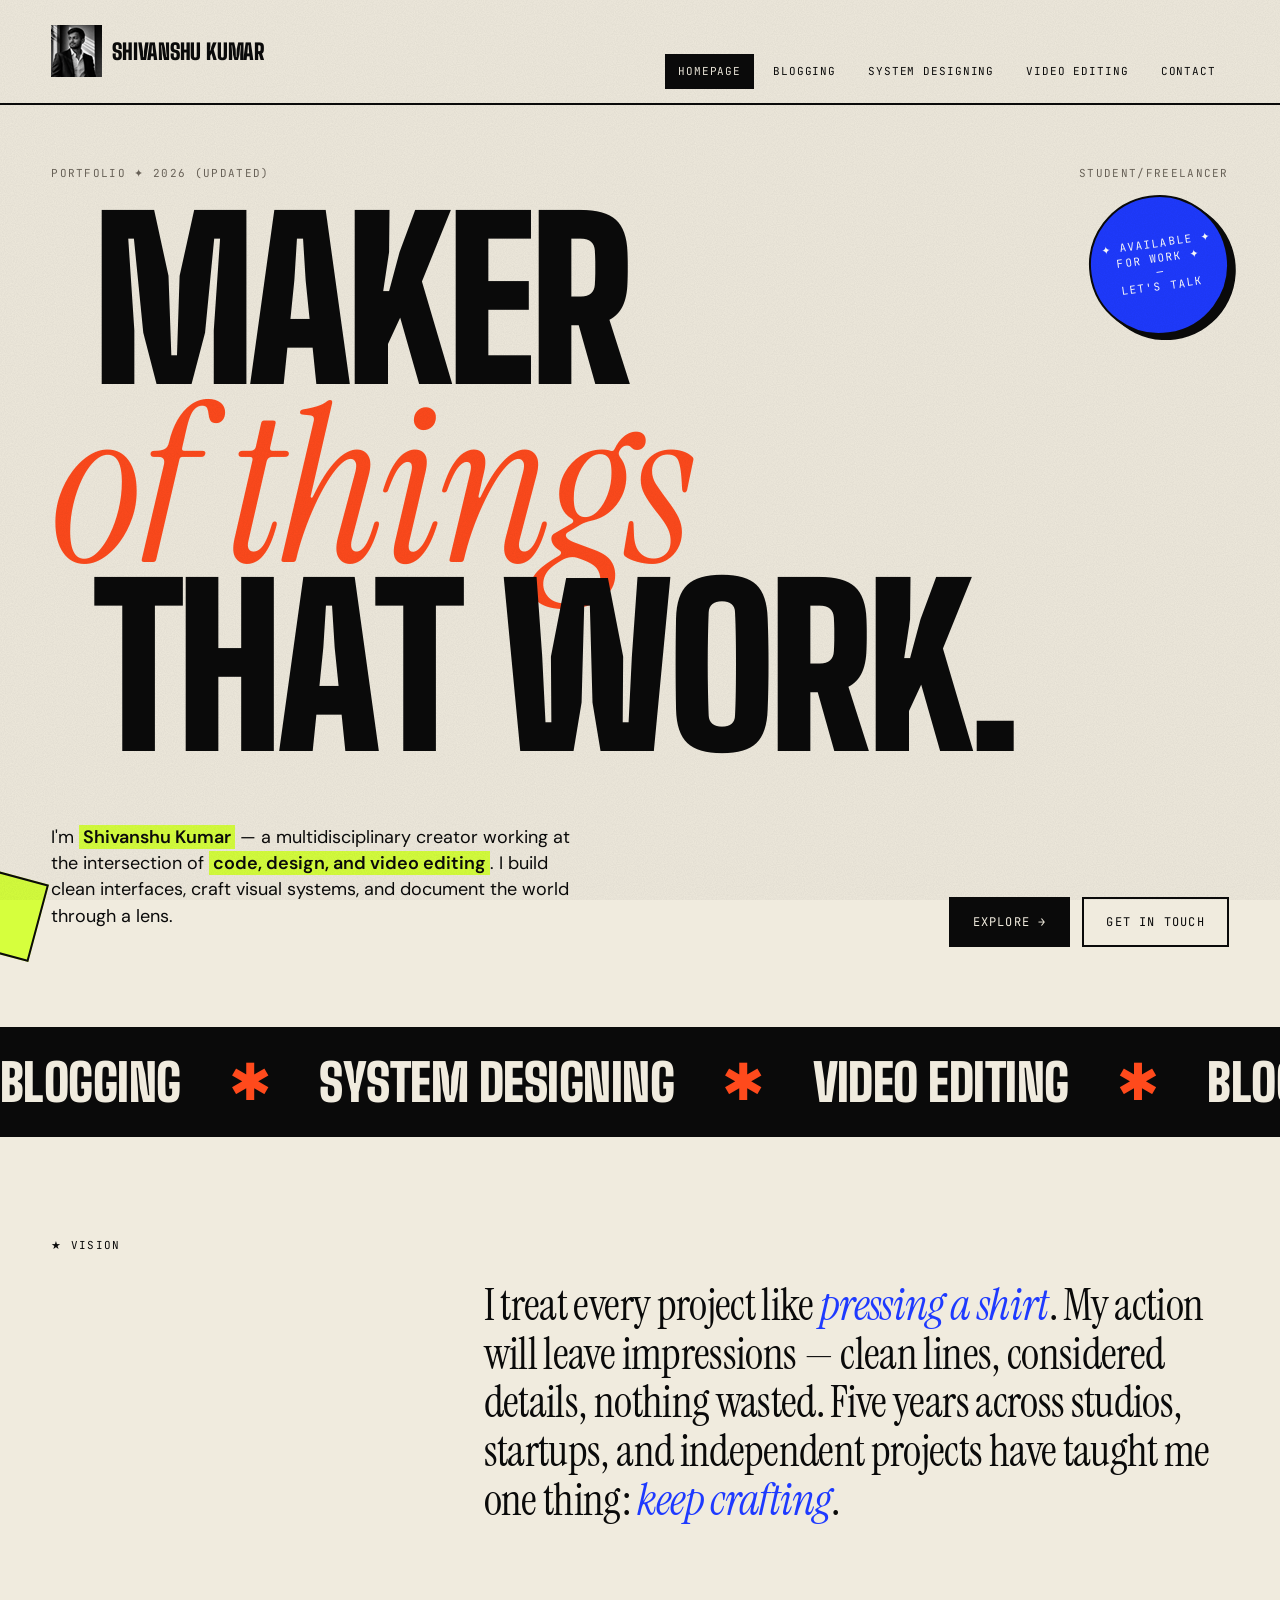
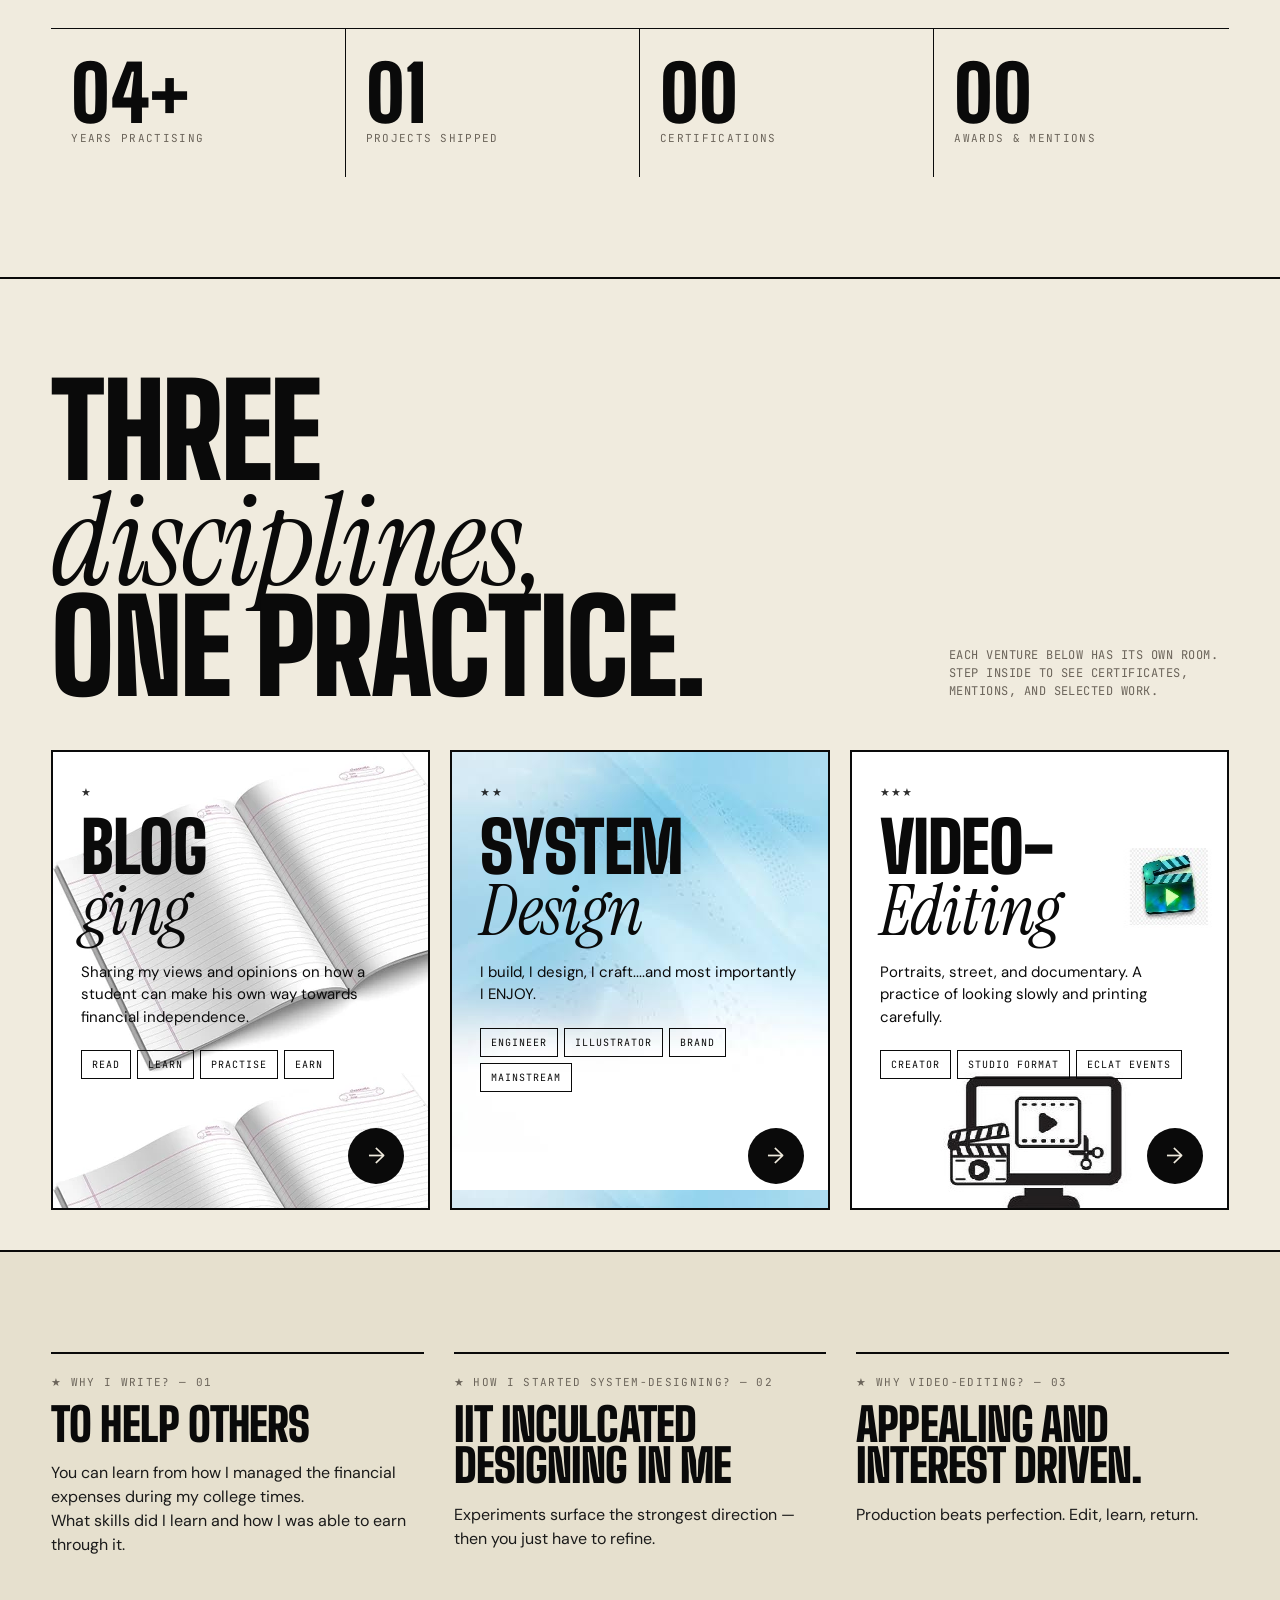
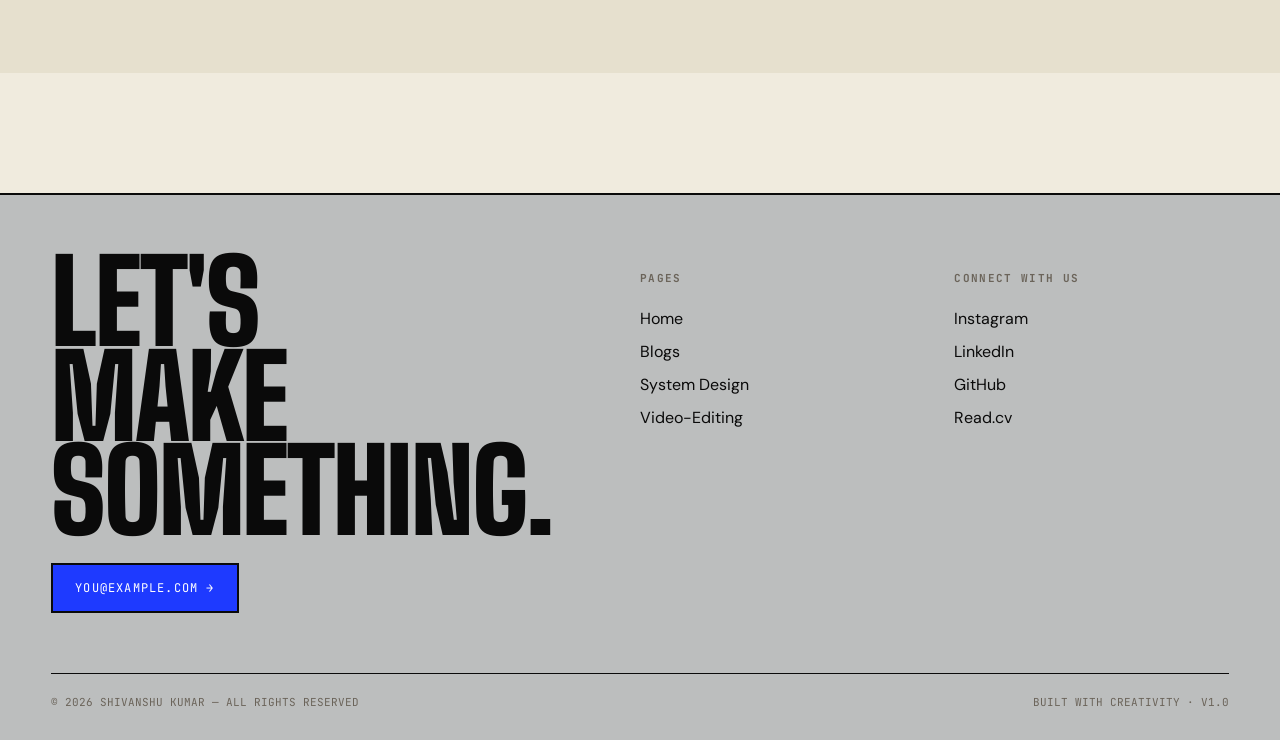
<file: index.html>
<!doctype html>
<html lang="en">
<head>
<meta charset="utf-8" />
<meta name="viewport" content="width=device-width,initial-scale=1" />
<title>Portfolio--Shivanshu Kumar</title>
<link rel="preconnect" href="https://fonts.googleapis.com">
<link rel="preconnect" href="https://fonts.gstatic.com" crossorigin>
<link href="https://fonts.googleapis.com/css2?family=Big+Shoulders+Display:wght@400;700;900&family=DM+Sans:wght@400;500;600;700&family=Instrument+Serif:ital@0;1&family=JetBrains+Mono:wght@400;500&display=swap" rel="stylesheet">
<link rel="stylesheet" href="styles.css" />
</head>
<body>

<!-- NAV -->
<nav class="nav">
  <div class="nav__inner">
    <a class="nav__brand" href="index.html"><img src="images/1 - Copy.png" class="logo"> Shivanshu Kumar</a>
    <div class="nav__actions">
    <button class="menu-btn" id="menuBtn" aria-label="Menu">
        <span></span>
        <span></span>
        <span></span>
</button>
<div class="menu-overlay" id="menuOverlay">
    <div class="nav__links" id="navLinks" >
      <a href="index.html" class="active">Homepage</a>
      <a href="blogging.html">Blogging</a>
      <a href="systemdesign.html">System Designing</a>
      <a href="videoediting.html">video Editing</a>
      <a href="#contact">Contact</a>
   </div>
      </div>





       <div class="nav__links" id="navLinks" >
      <a href="index.html" class="active">Homepage</a>
      <a href="blogging.html">Blogging</a>
      <a href="systemdesign.html">System Designing</a>
      <a href="videoediting.html">video Editing</a>
      <a href="#contact">Contact</a>
    </div>
  </div>
</nav>
</div>

<!-- HERO -->
<section class="hero">
  <div class="wrap">
    <div class="hero__meta">
      <span>PORTFOLIO ✦ 2026 (Updated)</span>
      <span>Student/Freelancer</span>
    </div>

    <h1 class="hero__title" data-split>
      Maker<br/>
      <span class="em">of things</span><br/>
      that work.
    </h1>

    <div class="hero__sticker">
      <a href="#contact">
      <span>✦ AVAILABLE ✦<br/>FOR WORK ✦ <br/>—<br/>Let's talk</span>
      </a>
    </div>

    <div class="hero__row">
      <p class="hero__bio">
        I'm <b>Shivanshu Kumar</b> — a multidisciplinary creator working at the intersection of
        <b>code, design, and video editing</b>. I build clean interfaces, craft visual systems, and
        document the world through a lens.
      </p>
      <div class="hero__cta">
        <a class="btn" href="#skills">Explore →</a>
        <a class="btn btn--inverse" href="#contact">Get in touch</a>
      </div>
    </div>
  </div>
</section>

<!-- MARQUEE -->
<div class="marquee">
  <div class="marquee__track">
    <span>Blogging</span><span>System Designing</span><span>Video Editing</span>
   <span>Blogging</span><span>System Designing</span><span>Video Editing</span>
  </div>
</div>

<!-- ABOUT -->
<section class="about" id="about">
  <div class="wrap">
    <div class="about__grid">
      <div class="about__label">★ Vision</div>
      <div>
        <p class="about__copy">
          I treat every project like <em>pressing a shirt</em>. My action will leave impressions — clean lines, considered
          details, nothing wasted. Five years across studios, startups, and independent
          projects have taught me one thing: <em>keep crafting</em>.
        </p>
      </div>
    </div>

    <div class="about__stats">
      <div class="about__stat"><div class="n">04+</div><div class="l">Years Practising</div></div>
      <div class="about__stat"><div class="n">01</div><div class="l">Projects Shipped</div></div>
      <div class="about__stat"><div class="n">00</div><div class="l">Certifications</div></div>
      <div class="about__stat"><div class="n">00</div><div class="l">Awards & Mentions</div></div>
    </div>
  </div>
</section>

<!-- SKILLS -->
<section class="skills" id="skills">
  <div class="wrap">
    <div class="skills__head">
      <h2 class="skills__title">
        Three<br/><span class="em">disciplines,</span><br/>one practice.
      </h2>
      <div class="mono" style="max-width:280px; color:var(--mute)">
        Each venture below has its own room. Step inside to see certificates, mentions,
        and selected work.
      </div>
    </div>

    <div class="skills__grid">
      <a class="skill-card" href="blogging.html">
        <div class="skill-card__num">★</div>
        <h3 class="skill-card__title">Blog<br/><em>ging</em><br/></h3>
        <p class="skill-card__desc">
         Sharing my views and opinions on how a student can make his own way towards financial independence.
        </p>
        <div class="skill-card__tags">
          <span class="tag">Read</span>
          <span class="tag">Learn</span>
          <span class="tag">Practise</span>
          <span class="tag">Earn</span>
        </div>
        <span class="skill-card__arrow">→</span>
      </a>

      <a class="skill-card" href="systemdesign.html">
        <div class="skill-card__num">★★</div>
        <h3 class="skill-card__title">System<br/><em>Design</em></h3>
        <p class="skill-card__desc">
        I build, I design, I craft....and most importantly I ENJOY.
        </p>
        <div class="skill-card__tags">
          <span class="tag">Engineer</span>
          <span class="tag">Illustrator</span>
          <span class="tag">Brand</span>
          <span class="tag">Mainstream</span>
        </div>
        <span class="skill-card__arrow">→</span>
      </a>

      <a class="skill-card" href="videoediting.html">
        <div class="skill-card__num">★★★</div>
        <h3 class="skill-card__title">Video-<br/><em>Editing</em></h3>
        <p class="skill-card__desc">
          Portraits, street, and documentary. A practice of looking slowly and printing
          carefully.
        </p>
        <div class="skill-card__tags">
          <span class="tag">Creator</span>
          <span class="tag">Studio Format</span>
          <span class="tag">Eclat events</span>
        </div>
        <span class="skill-card__arrow">→</span>
      </a>
    </div>
  </div>
</section>

<!-- PROCESS -->
<section class="process">
  <div class="wrap">
    <div class="process__grid">
      <div class="process__item">
        <div class="n">★ Why I write? — 01</div>
        <h3>To help Others</h3>
        <p>You can learn from how I managed the financial expenses during my college times.
      <br/>What skills did I learn and how I was able to earn through it.
        </p>
      </div>

      <div class="process__item">
        <div class="n">★ How I started System-Designing? — 02</div>
        <h3>IIT inculcated Designing in ME</h3>
        <p> Experiments surface the strongest direction — then you just have to refine.</p>
      </div>
      <div class="process__item">
        <div class="n">★ Why Video-Editing? — 03</div>
        <h3>Appealing and Interest Driven.</h3>
        <p>Production beats perfection. Edit, learn, return.</p>
      </div>
    </div>
  </div>
</section>

<!-- FOOTER -->
<footer class="foot" id="contact">
  <div class="wrap">
    <div class="foot__grid">
      <div>
        <div class="foot__big"><span>Let's</span><br/><span>make</span><br/><span>something.</span></div>
        <a class="btn btn--blue" href="mailto:you@example.com" style="margin-top:24px">you@example.com →</a>
      </div>
      <div class="foot__col">
        <h4>Pages</h4>
        <a href="index.html">Home</a>
        <a href="blogging.html">Blogs</a>
        <a href="systemdesign.html">System Design</a>
        <a href="videoediting.html">Video-Editing</a>
      </div>
      <div class="foot__col">
        <h4>Connect with Us</h4>
        <a href="#">Instagram</a>
        <a href="#">LinkedIn</a>
        <a href="#">GitHub</a>
        <a href="#">Read.cv</a>
      </div>
    </div>
    <div class="foot__base">
      <span>© 2026 Shivanshu Kumar — All rights reserved</span>
      <span>Built with Creativity · v1.0</span>
    </div>
  </div>
</footer>


<!---back to top button-->
<button id="backtotop" class="back-to-top" aria-label="Back to Top">
<svg width="22" height="22" viewbox="0 0 24 24" fill="none">
<path d="M12 19V5M12 5L5 12M12 5L19 12"
      stroke="white"
      stroke-width="2.5"
      stroke-linecap="round"
      stroke-linejoin="round"   />

</svg>
<span class="tooltip">
  Back To Top
</span>
</button>


<script src="app.js"></script>

</body>
</html>
</file>
<file: styles.css>
/* =========================================================
   PORTFOLIO — NEO-BRUTALIST EDITORIAL · ALIVE EDITION
   Shared design system + heavy interactivity
   ========================================================= */

/* ---------- Tokens ---------- */
:root {
  --paper:      #F0EBDE;
  --paper-2:    #E6E0CE;
  --ink:        #0A0A0A;
  --ink-soft:   #1A1A1A;
  --blue:       #1E3AFF;
   --ble:       #b8bfff;
  --orange:     #FF4A1C;
  --lime:       #D6FF3D;
  --rose:       #FFC2B4;
  --mute:       #6B645A;
   --gren:       #9ee7e1;
   --bck: #bcbebe;

  --maxw:       1320px;
  --gutter:     clamp(20px, 4vw, 56px);
  --radius:     2px;
  --shadow-hard:    6px 6px 0 var(--ink);
  --shadow-hard-lg: 12px 12px 0 var(--ink);
  --shadow-hard-xl: 18px 18px 0 var(--ink);

  --ff-display: "Big Shoulders Display", "Anton", Impact, sans-serif;
  --ff-serif:   "Instrument Serif", "Times New Roman", serif;
  --ff-body:    "DM Sans", system-ui, sans-serif;
  --ff-mono:    "JetBrains Mono", ui-monospace, monospace;

  --spring: cubic-bezier(.34, 1.56, .64, 1);
  --ease:   cubic-bezier(.2, .7, .2, 1);
}

/* ---------- Reset ---------- */
*, *::before, *::after { box-sizing: border-box; }
html, body { margin: 0; padding: 0; }
img, svg { display: block; max-width: 100%; }
a { color: inherit; text-decoration: none; }
button { font: inherit; cursor: pointer; }

html { scroll-behavior: smooth; }

body {
  background: var(--paper);
  color: var(--ink);
  font-family: var(--ff-body);
  font-size: 16px;
  line-height: 1.5;
  -webkit-font-smoothing: antialiased;
  overflow-x: hidden;
  position: relative;
  opacity: 0;
  animation: pageFadeIn .8s ease forwards;
  transition: opacity .8s ease;
}
body.page-leave{
  opacity: 0;
}


@keyframes pageFadeIn{
  from{
    opacity: 0;
  }
  to{
    opacity: 1;
  }
}


/* paper grain overlay */
body::before {
  content: "";
  position: fixed;
  inset: 0;
  pointer-events: none;
  z-index: 999;
  opacity: .35;
  mix-blend-mode: multiply;
  background-image: url("data:image/svg+xml;utf8,<svg xmlns='http://www.w3.org/2000/svg' width='160' height='160'><filter id='n'><feTurbulence type='fractalNoise' baseFrequency='0.9' numOctaves='2' stitchTiles='stitch'/><feColorMatrix values='0 0 0 0 0  0 0 0 0 0  0 0 0 0 0  0 0 0 0.18 0'/></filter><rect width='100%25' height='100%25' filter='url(%23n)'/></svg>");
}

/* --- Custom cursor blob (desktop only) --- */
@media (hover: hover) and (pointer: fine) {
  .cursor-blob {
    position: fixed; top: 0; left: 0;
    width: 28px; height: 28px;
    border-radius: 50%;
    background: var(--orange);
    mix-blend-mode: multiply;
    pointer-events: none;
    z-index: 9998;
    transform: translate(-50%, -50%);
    transition: width .35s var(--spring), height .35s var(--spring),
                background .25s ease, opacity 0.2s ease;
    opacity: .85;
  }
  body.blob-grow .cursor-blob { width: 80px; height: 80px; background: var(--lime); opacity: 1; }
  body.blob-blue .cursor-blob { background: var(--blue); }
  body.blob-orange .cursor-blob { background: var(--orange); }
  body.blob-lime .cursor-blob { background: var(--lime); }
}

/* ---------- Typography ---------- */
.display {
  font-family: var(--ff-display);
  font-weight: 900;
  line-height: 0.82;
  letter-spacing: -0.02em;
  text-transform: uppercase;
  font-stretch: condensed;
}
.serif-italic {
  font-family: var(--ff-serif);
  font-style: italic;
  font-weight: 400;
  letter-spacing: -0.01em;
}
.mono {
  font-family: var(--ff-mono);
  font-size: 12px;
  letter-spacing: 0.04em;
  text-transform: uppercase;
}

h1, h2, h3 { margin: 0; }

/* ---------- Layout ---------- */
.wrap { max-width: var(--maxw); margin: 0 auto; padding: 0 var(--gutter); }

/* ---------- NAV ---------- */
.nav {
  position: sticky; top: 0; z-index: 50;
  background: var(--paper);
  border-bottom: 2px solid var(--ink);
}
.nav__inner {
  display: flex; align-items: center; justify-content: space-between;
  padding: 14px var(--gutter);
  max-width: var(--maxw); margin: 0 auto;
}
.nav__brand {
  font-family: var(--ff-display); font-weight: 900;
  font-size: 22px; letter-spacing: -.01em; text-transform: uppercase;
  display: flex; align-items: center; gap: 10px;
  transition: transform .3s var(--spring);
}
.nav__brand:hover { transform: translateX(-3px) rotate(-2deg); }
.nav__brand .dot {
  width: 12px; height: 12px; background: var(--orange);
  border: 2px solid var(--ink); display: inline-block;
  transition: transform .4s var(--spring), background .3s ease;
}
.nav__brand:hover .dot { transform: rotate(180deg) scale(1.4); background: var(--blue); }

.nav__links { display: flex; gap: 6px; flex-wrap: wrap; align-items: center;}
.nav__links a {
  position: relative;
  font-family: var(--ff-mono); font-size: 11px;
  text-transform: uppercase; letter-spacing: .08em;
  padding: 8px 12px; border: 1.5px solid transparent;
  transition: all .2s var(--ease);
  overflow: hidden;
}
.nav__links a::before {
  content: ""; position: absolute; inset: 0;
  background: var(--lime); transform: translateY(101%);
  transition: transform .35s var(--spring);
  z-index: -1;
}
.nav__links a:hover { border-color: var(--ink); transform: translateY(-2px); }
.nav__links a:hover::before { transform: translateY(0); }
.nav__links a.active { background: var(--ink); color: var(--paper); }
.nav__links a.active:hover { background: var(--orange); color: var(--ink); border-color: var(--ink); }

/* ---------- Marquee ---------- */
.marquee {
  border-top: 2px solid var(--ink);
  border-bottom: 2px solid var(--ink);
  background: var(--ink); color: var(--paper);
  overflow: hidden; padding: 14px 0;
  cursor: pointer;
  transition: background .4s ease, color .4s ease;
}
.marquee:hover { background: var(--orange); color: var(--ink); }
.marquee__track {
  display: flex; gap: 48px; white-space: nowrap;
  animation: scroll 10s linear infinite;
  font-family: var(--ff-display); font-weight: 900;
  font-size: clamp(28px, 4vw, 52px);
  text-transform: uppercase; letter-spacing: -.01em;
}
.marquee:hover .marquee__track { animation-play-state: paused; }
.marquee__track span { display: inline-flex; align-items: center; gap: 48px; }
.marquee__track span::after {
  content: "✱"; color: var(--orange); font-family: var(--ff-body);
  transition: color .4s ease, transform .4s var(--spring);
  display: inline-block;
}
.marquee:hover .marquee__track span::after { color: var(--blue); transform: rotate(180deg) scale(1.3); }
@keyframes scroll {
  from { transform: translateX(0); }
  to   { transform: translateX(-50%); }
}

/* ---------- Buttons / Tags ---------- */
.btn {
  position: relative;
  display: inline-flex; align-items: center; gap: 10px;
  padding: 14px 22px;
  background: var(--ink); color: var(--paper);
  font-family: var(--ff-mono); font-size: 12px;
  text-transform: uppercase; letter-spacing: .1em;
  border: 2px solid var(--ink);
  transition: transform .3s var(--spring), box-shadow .3s var(--spring), background .3s ease, color .3s ease;
  overflow: hidden;
  isolation: isolate;
}
.btn::before {
  content: ""; position: absolute; inset: 0;
  background: var(--orange); z-index: -1;
  transform: translateY(101%);
  transition: transform .4s var(--spring);
}
.btn:hover {
  transform: translate(-5px,-5px) scale(1.04);
  box-shadow: var(--shadow-hard-lg);
  color: var(--ink);
}
.btn:hover::before { transform: translateY(0); }
.btn:active { transform: translate(0,0) scale(.98); box-shadow: 2px 2px 0 var(--ink); }
.btn--inverse { background: var(--paper); color: var(--ink); }
.btn--inverse::before { background: var(--lime); }
.btn--inverse:hover { color: var(--ink); }
.btn--blue    { background: var(--blue); color: #fff; }
.btn--blue::before { background: var(--lime); }
.btn--blue:hover { color: var(--ink); }

.tag {
  display: inline-flex; align-items: center; gap: 6px;
  padding: 6px 10px; border: 1.5px solid var(--ink);
  font-family: var(--ff-mono); font-size: 10px;
  text-transform: uppercase; letter-spacing: .1em;
  background: var(--paper);
  transition: transform .25s var(--spring), background .25s ease, color .25s ease;
}
.tag:hover { transform: translateY(-3px) rotate(-2deg); background: var(--ink); color: var(--paper); }

/* ---------- Footer ---------- */
.foot {
  border-top: 2px solid var(--ink);
  margin-top: 120px; padding: 60px 0 30px;
  background: var(--bck);
}
.foot__grid {
  display: grid; gap: 40px;
  grid-template-columns: 2fr 1fr 1fr;
}
.foot__big {
  font-family: var(--ff-display); font-weight: 900;
  font-size: clamp(48px, 9vw, 140px); line-height: .82;
  text-transform: uppercase; letter-spacing: -.02em;
  cursor: default;
}
.foot__big span { display: inline-block; transition: transform .4s var(--spring), color .3s ease; }
.foot__big:hover span:nth-child(1) { transform: translateY(-8px) rotate(-3deg); color: var(--blue); }
.foot__big:hover span:nth-child(2) { transform: translateY(-12px) rotate(2deg); color: var(--orange); }
.foot__big:hover span:nth-child(3) { transform: translateY(-8px) rotate(-2deg); color: var(--ink); }
.foot__col h4 {
  font-family: var(--ff-mono); font-size: 11px;
  text-transform: uppercase; letter-spacing: .12em;
  margin-bottom: 16px; color: var(--mute);
}
.foot__col a {
  display: block; padding: 4px 0;
  border-bottom: 1px dashed transparent;
  transition: padding-left .25s var(--ease), border-color .25s ease, color .25s ease;
}
.foot__col a:hover { border-color: var(--ink); padding-left: 14px; color: var(--blue); }
.foot__col a:hover::before { content: "→ "; margin-left: -16px; }
.foot__base {
  margin-top: 60px; padding-top: 20px;
  border-top: 1px solid var(--ink);
  display: flex; justify-content: space-between; flex-wrap: wrap; gap: 12px;
  font-family: var(--ff-mono); font-size: 11px; text-transform: uppercase;
  color: var(--mute);
}
@media (max-width: 760px) {
  .foot__grid { grid-template-columns: 1fr; }
}

/* =========================================================
   HOMEPAGE
   ========================================================= */

/* Hero */
.hero {
  position: relative; padding: 60px 0 80px;
  border-bottom: 2px solid var(--ink);
  overflow: hidden;
}
.hero__meta {
  display: flex; justify-content: space-between; align-items: flex-start;
  font-family: var(--ff-mono); font-size: 11px;
  text-transform: uppercase; letter-spacing: .12em; color: var(--mute);
  margin-bottom: 30px;
}
.hero__title {
  font-family: var(--ff-display); font-weight: 900;
  font-size: clamp(72px, 17vw, 280px);
  line-height: .82; letter-spacing: -.03em;
  text-transform: uppercase;
  cursor: default;
}
/* per-char hover wobble */
.hero__title .ch {
  display: inline-block;
  transition: transform .45s var(--spring), color .35s ease;
  will-change: transform;
}
.hero__title .ch:hover {
  transform: translateY(-14px) rotate(-6deg) scale(1.15);
  color: var(--blue);
}
.hero__title .em {
  font-family: var(--ff-serif); font-style: italic;
  font-weight: 400; letter-spacing: -.02em;
  color: var(--orange);
  text-transform: none;
  display: inline-block;
  transition: transform .5s var(--spring), color .35s ease;
}
.hero__title .em:hover {
  transform: rotate(-4deg) scale(1.08);
  color: var(--blue);
}
.hero__row {
  display: grid; grid-template-columns: 1.2fr 1fr;
  gap: 60px; margin-top: 50px; align-items: end;
}
.hero__bio {
  font-size: clamp(18px, 1.4vw, 22px); line-height: 1.45;
  max-width: 540px;
}
.hero__bio b {
  background: var(--lime); padding: 0 4px; font-weight: 600;
  transition: background .3s ease, color .3s ease, padding .3s var(--spring);
  cursor: default;
}
.hero__bio b:hover { background: var(--ink); color: var(--lime); padding: 0 10px; }
.hero__cta { display: flex; gap: 12px; flex-wrap: wrap; align-items: end; justify-content: flex-end; }
.hero__sticker {
  position: absolute; top: 90px; right: 4vw;
  width: 140px; height: 140px; border-radius: 50%;
  background: var(--blue); color: #fff;
  display: grid; place-items: center;
  font-family: var(--ff-mono); font-size: 11px;
  text-transform: uppercase; letter-spacing: .1em; text-align: center;
  border: 2px solid var(--ink); box-shadow: var(--shadow-hard);
  transform: rotate(-8deg);
  animation: spin 18s linear infinite;
  transition: width .4s var(--spring), height .4s var(--spring),
              box-shadow .4s var(--spring), background .3s ease;
  cursor: pointer;
}
.hero__sticker:hover {
  width: 190px; height: 190px;
  background: var(--orange); color: var(--ink);
  box-shadow: var(--shadow-hard-xl);
  animation-duration: 3s;
}
.hero__sticker span { display: block; line-height: 1.3; }
@keyframes spin {
  to { transform: rotate(352deg); }
}
/* floating decorative shapes */
.hero::after {
  content: ""; position: absolute;
  bottom: 8%; left: -40px;
  width: 80px; height: 80px;
  background: var(--lime); border: 2px solid var(--ink);
  transform: rotate(15deg);
  animation: float 6s ease-in-out infinite;
  pointer-events: none;
}
@keyframes float {
  0%, 100% { transform: translateY(0) rotate(15deg); }
  50%      { transform: translateY(-20px) rotate(25deg); }
}
@media (max-width: 880px) {
  .hero__row { grid-template-columns: 1fr; }
  .hero__sticker { width: 100px; height: 100px; top: 60px; right: 16px; }
  .hero__sticker:hover { width: 130px; height: 130px; }
  .hero__cta { justify-content: flex-start; }
}

/* About strip */
.about {
  padding: 100px 0; border-bottom: 2px solid var(--ink);
  position: relative;
}
.about__grid {
  display: grid; grid-template-columns: 1fr 2fr; gap: 60px;
}
.about__label {
  font-family: var(--ff-mono); font-size: 11px;
  text-transform: uppercase; letter-spacing: .12em;
}
.about__copy {
  font-family: var(--ff-serif); font-size: clamp(28px, 3.4vw, 56px);
  line-height: 1.12; letter-spacing: -.015em;
}
.about__copy em {
  color: var(--blue);
  transition: color .3s ease, background .3s ease, padding .3s var(--spring);
  cursor: default;
}
.about__copy em:hover { background: var(--blue); color: var(--paper); padding: 0 8px; }
.about__stats {
  margin-top: 60px; display: grid; grid-template-columns: repeat(4, 1fr);
  gap: 0; border-top: 1px solid var(--ink); padding-top: 0;
}
.about__stat {
  padding: 30px 20px;
  border-right: 1px solid var(--ink);
  transition: background .35s ease, transform .35s var(--spring);
  cursor: default;
}
.about__stat:last-child { border-right: none; }
.about__stat:hover { background: var(--lime); transform: scale(1.06); z-index: 2; }
.about__stat .n {
  font-family: var(--ff-display); font-weight: 900;
  font-size: clamp(48px, 6vw, 96px); line-height: .9;
  transition: transform .4s var(--spring);
  display: inline-block;
}
.about__stat:hover .n { transform: translateY(-6px) scale(1.05); }
.about__stat .l {
  font-family: var(--ff-mono); font-size: 11px;
  text-transform: uppercase; letter-spacing: .12em; color: var(--mute);
}
@media (max-width: 800px) {
  .about__grid { grid-template-columns: 1fr; }
  .about__stats { grid-template-columns: repeat(2,1fr); }
  .about__stat:nth-child(2) { border-right: none; }
}

/* Skills */
.skills { padding: 100px 0 40px;}
.skills__head {
  display: flex; justify-content: space-between; align-items: end;
  margin-bottom: 50px; flex-wrap: wrap; gap: 20px;
}
.skills__title {
  font-family: var(--ff-display); font-weight: 900;
  font-size: clamp(64px, 10vw, 180px); line-height: .82;
  text-transform: uppercase; letter-spacing: -.02em;
}
.skills__title .em { font-family: var(--ff-serif); font-style: italic; font-weight: 400; text-transform: none; transition: transform .5s var(--spring); display: inline-block; }
.skills__title .em:hover { transform: rotate(-5deg) scale(1.1); }

.skills__grid {
  display: grid; gap: 20px;
  grid-template-columns: repeat(3, 1fr);
  perspective: 1000px;
}
.skill-card {
  position: relative;
  display: block; padding: 32px 28px 28px;
  border: 2px solid var(--ink); background: var(--paper);
  min-height: 460px;
  transition: transform .5s var(--spring), box-shadow .5s var(--spring), z-index 0s linear .25s;
  overflow: hidden;
  transform-origin: center;
  z-index: 1;
}
.skill-card:hover {
  transform: scale(1.08) translateY(-10px) rotate(-1deg);
  box-shadow: var(--shadow-hard-xl);
  z-index: 5;
  transition: transform .5s var(--spring), box-shadow .5s var(--spring), z-index 0s linear 0s;
}
.skills__grid:hover .skill-card:not(:hover) {
  transform: scale(.96);
  opacity: .75;
}
.skill-card:nth-child(1) { background-image: url(images/Blogging-in-Digital-Marketing.jpg); }
.skill-card:nth-child(2) { background-image: url(images/system\ design.png); }
.skill-card:nth-child(3) { background-image: url(images/video\ editing.jpg); }

/* diagonal stripes wipe on hover */
.skill-card::after {
  content: ""; position: absolute; inset: 0;
  background: repeating-linear-gradient(
    45deg,
    transparent 0 18px,
    rgba(10,10,10,.06) 18px 20px
  );
  opacity: 0;
  transition: opacity .5s ease;
  pointer-events: none;
}
.skill-card:hover::after { opacity: 1; }

.skill-card__num {
  font-family: var(--ff-mono); font-size: 11px; letter-spacing: .12em;
  text-transform: uppercase; opacity: .85;
  transition: letter-spacing .35s var(--ease);
}
.skill-card:hover .skill-card__num { letter-spacing: .3em; }
.skill-card__title {
  font-family: var(--ff-display); font-weight: 900;
  font-size: clamp(48px, 5.5vw, 84px); line-height: .85;
  text-transform: uppercase; letter-spacing: -.02em;
  margin: 18px 0 20px;
  transition: transform .45s var(--spring);
}
.skill-card:hover .skill-card__title { transform: translateY(-4px); }
.skill-card__title em {
  font-family: var(--ff-serif); font-style: italic; font-weight: 400;
  text-transform: none; letter-spacing: -.01em;
  display: inline-block;
  transition: transform .5s var(--spring);
}
.skill-card:hover .skill-card__title em { transform: rotate(-3deg) translateX(4px); }
.skill-card__desc { font-size: 15px; line-height: 1.5; max-width: 320px; }
.skill-card__arrow {
  position: absolute; bottom: 24px; right: 24px;
  width: 56px; height: 56px; border-radius: 50%;
  background: var(--ink); color: var(--paper);
  display: grid; place-items: center;
  transition: transform .45s var(--spring), background .35s ease, color .35s ease;
  font-size: 22px;
}
.skill-card:hover .skill-card__arrow {
  transform: rotate(-45deg) scale(1.3);
  background: var(--paper); color: var(--ink);
}
.skill-card__tags {
  margin-top: 22px; display: flex; flex-wrap: wrap; gap: 6px;
}
.skill-card__tags .tag {
  background: transparent; border-color: currentColor;
  color: inherit;
}
.skill-card__tags .tag:hover {
  background: currentColor;
  color: var(--ink) !important;
}
.skill-card:nth-child(1) .skill-card__tags .tag:hover { color: var(--blue) !important; }
.skill-card:nth-child(2) .skill-card__tags .tag:hover { color: var(--orange) !important; }
.skill-card:nth-child(3) .skill-card__tags .tag:hover { color: var(--lime) !important; }

@media (max-width: 920px) {
  .skills__grid { grid-template-columns: 1fr; }
  .skill-card:hover { transform: scale(1.03) translateY(-6px); }
}

/* Process strip */
.process {
  padding: 100px 0; border-top: 2px solid var(--ink);
  background: var(--paper-2);
}
.process__grid {
  display: grid; grid-template-columns: repeat(3,1fr); gap: 30px;
}
.process__item {
  border-top: 2px solid var(--ink); padding-top: 20px;
  transition: transform .4s var(--spring), padding-left .4s var(--ease);
  cursor: default;
}
.process__item:hover { transform: translateY(-6px); padding-left: 16px; }
.process__item .n {
  font-family: var(--ff-mono); font-size: 11px; letter-spacing: .12em;
  text-transform: uppercase; color: var(--mute);
  transition: color .3s ease;
}
.process__item:hover .n { color: var(--orange); }
.process__item h3 {
  font-family: var(--ff-display); font-weight: 900;
  font-size: clamp(32px, 3.6vw, 56px); line-height: .9;
  text-transform: uppercase; letter-spacing: -.02em;
  margin: 14px 0 10px;
  transition: color .3s ease;
}
.process__item:hover h3 { color: var(--blue); }
.process__item p { color: var(--ink-soft); }
@media (max-width: 800px) {
  .process__grid { grid-template-columns: 1fr; }
}

/* =========================================================
   SKILL PAGES
   ========================================================= */
.page-hero {
  padding: 60px 0 80px; border-bottom: 2px solid var(--ink);
  position: relative; overflow: hidden;
}
.page-hero__crumbs {
  font-family: var(--ff-mono); font-size: 11px; letter-spacing: .12em;
  text-transform: uppercase; color: var(--mute); margin-bottom: 30px;
}
.page-hero__crumbs a {
  color: var(--ink); border-bottom: 1px solid var(--ink);
  transition: padding .25s var(--spring), background .25s ease;
}
.page-hero__crumbs a:hover { padding: 2px 6px; background: var(--lime); }
.page-hero__title {
  font-family: var(--ff-display); font-weight: 900;
  font-size: clamp(80px, 18vw, 320px); line-height: .82;
  text-transform: uppercase; letter-spacing: -.03em;
  cursor: default;
}
.page-hero__title .ch {
  display: inline-block;
  transition: transform .5s var(--spring), color .35s ease;
}
.page-hero__title .ch:hover {
  transform: translateY(-16px) rotate(-8deg) scale(1.2);
  color: var(--orange);
}
.page-hero__title .em {
  font-family: var(--ff-serif); font-style: italic; font-weight: 400;
  text-transform: none;
  display: inline-block;
  transition: transform .5s var(--spring);
}
.page-hero__title .em:hover { transform: rotate(-3deg) scale(1.08); }
.page-hero__sub {
  display: grid; grid-template-columns: 1fr 1fr; gap: 60px;
  margin-top: 40px; align-items: end;
}
.page-hero__sub p {
  font-size: clamp(18px, 1.5vw, 22px); line-height: 1.45; max-width: 520px;
}
.page-hero__meta ul {
  list-style: none; padding: 0; margin: 0;
  display: grid; gap: 6px;
  font-family: var(--ff-mono); font-size: 12px; text-transform: uppercase;
  letter-spacing: .08em;
}
.page-hero__meta li {
  display: flex; justify-content: space-between; gap: 20px;
  border-bottom: 1px dashed var(--ink); padding: 8px 0;
  transition: padding-left .3s var(--ease), background .3s ease;
}
.page-hero__meta li:hover { padding-left: 12px; background: rgba(255,255,255,.12); }
.page-hero__meta li span:last-child { color: var(--mute); }

/* Accent strips per page */
.theme-web    .page-hero { background: var(--ble); color: var(--ink); }
.theme-web    .page-hero__crumbs, .theme-web .page-hero__crumbs a { color: var(--ink); }
.theme-web    .page-hero__crumbs a { border-color: var(--ink); }
.theme-web    .page-hero__crumbs a:hover { color: var(--ink); }
.theme-web    .page-hero__sub .page-hero__meta li { border-color: rgba(255,255,255,.5); }
.theme-web    .page-hero__sub .page-hero__meta li span:last-child { color: rgba(255,255,255,.7); }
.theme-web    .page-hero__title .ch:hover { color: var(--lime); }

.theme-design .page-hero { background: var(--rose); color: var(--ink); }
.theme-design .page-hero__title .ch:hover { color: var(--blue); }
.theme-photo  .page-hero { background: var(--gren); color: var(--ink); }
.theme-photo  .page-hero__title .ch:hover { color: var(--orange); }

/* themed floating shape */
.page-hero::before {
  content: ""; position: absolute;
  width: 120px; height: 120px;
  border: 2px solid var(--ink);
  top: 20%; right: -30px;
  border-radius: 50%;
  animation: float 7s ease-in-out infinite;
  pointer-events: none;
}
.theme-web .page-hero::before { background: var(--lime); border-color: var(--ink); }
.theme-design .page-hero::before { background: var(--blue); border-color: var(--ink); border-radius: 0; transform: rotate(15deg); }
.theme-photo .page-hero::before { background: var(--orange); border-color: var(--ink); }

@media (max-width: 800px) {
  .page-hero__sub { grid-template-columns: 1fr; }
}

/* Achievements */
.ach { padding: 90px 0; border-bottom: 2px solid var(--ink); background: var(--bck); }
.ach__head {
  display: grid; grid-template-columns: 1fr 2fr; gap: 40px; margin-bottom: 50px;
}
.ach__label { font-family: var(--ff-mono); font-size: 11px; letter-spacing: .12em; text-transform: uppercase; }
.ach__lead {
  font-family: var(--ff-serif); font-size: clamp(28px, 3.4vw, 52px);
  line-height: 1.12; letter-spacing: -.015em;
}
.ach__grid {
  display: grid; gap: 0;
  grid-template-columns: repeat(4, 1fr);
  border-top: 2px solid var(--ink);
  border-left: 2px solid var(--ink);
}
.ach__item {
  border-right: 2px solid var(--ink);
  border-bottom: 2px solid var(--ink);
  padding: 28px 22px; min-height: 200px;
  display: flex; flex-direction: column; justify-content: space-between;
  background: #fbffe9;
  transition: background .35s ease, transform .45s var(--spring), z-index 0s linear .2s;
  position: relative; z-index: 1;
  cursor: default;
}
.ach__item:hover {
  background: var(--lime);
  transform: scale(1.12);
  z-index: 5;
  box-shadow: var(--shadow-hard-lg);
  transition: background .35s ease, transform .45s var(--spring), z-index 0s linear 0s, box-shadow .35s ease;
}
.ach__item .n {
  font-family: var(--ff-display); font-weight: 900;
  font-size: clamp(48px, 5vw, 80px); line-height: .9; letter-spacing: -.02em;
  transition: transform .45s var(--spring), color .35s ease;
  display: inline-block;
}
.ach__item:hover .n { transform: translateY(-6px) scale(1.08); color: var(--blue); }
.ach__item .l {
  font-family: var(--ff-mono); font-size: 11px; letter-spacing: .1em;
  text-transform: uppercase; color: var(--mute);
}
@media (max-width: 900px) {
  .ach__head { grid-template-columns: 1fr; }
  .ach__grid { grid-template-columns: repeat(2,1fr); }
  .ach__item:hover { transform: scale(1.04); }
}

/* Certificates */
.certs { padding: 100px 0; background: var(--bck);}
.certs__head {
  display: flex; justify-content: space-between; align-items: end;
  margin-bottom: 50px; flex-wrap: wrap; gap: 20px;
}
.certs__title {
  font-family: var(--ff-display); font-weight: 900;
  font-size: clamp(56px, 8vw, 140px); line-height: .82;
  text-transform: uppercase; letter-spacing: -.02em;
}
.certs__title .em { font-family: var(--ff-serif); font-style: italic; font-weight: 400; text-transform: none; display: inline-block; transition: transform .5s var(--spring); }
.certs__title .em:hover { transform: rotate(-4deg) scale(1.08); }

.certs__grid {
  display: grid; gap: 22px;
  grid-template-columns: repeat(3, 1fr);
}
.cert {
  position: relative;
  border: 2px solid var(--ink);
  background: var(--paper);
  padding: 0; overflow: hidden;
  transition: transform .5s var(--spring), box-shadow .5s var(--spring), z-index 0s linear .25s;
  z-index: 1;
}
.cert:hover {
  transform: scale(1.07) translate(-6px,-6px) rotate(-1.5deg);
  box-shadow: var(--shadow-hard-xl);
  z-index: 5;
  transition: transform .5s var(--spring), box-shadow .5s var(--spring), z-index 0s linear 0s;
}
.cert:nth-child(even):hover { transform: scale(1.07) translate(-6px,-6px) rotate(1.5deg); }

.cert__art {
  aspect-ratio: 4 / 3;
  background: var(--paper-2);
  border-bottom: 2px solid var(--ink);
  position: relative;
  display: grid; place-items: center;
  overflow: hidden;
  transition: transform .5s var(--spring);
}
.cert:hover .cert__art { transform: scale(1.04); }
.cert__seal {
  position: absolute; top: 14px; right: 14px;
  width: 60px; height: 60px; border-radius: 50%;
  background: var(--ink); color: var(--paper);
  display: grid; place-items: center;
  font-family: var(--ff-mono); font-size: 9px; letter-spacing: .1em;
  text-transform: uppercase; text-align: center; line-height: 1.1;
  border: 2px solid var(--paper);
  outline: 2px solid var(--ink);
  transition: transform .6s var(--spring), background .35s ease;
  z-index: 3;
}
.cert:hover .cert__seal {
  transform: rotate(-25deg) scale(1.25);
  background: var(--orange); color: var(--ink);
}
.cert__art .placeholder {
  font-family: var(--ff-display); font-weight: 900;
  font-size: clamp(40px, 5vw, 64px); color: var(--ink); opacity: .15;
  text-transform: uppercase; letter-spacing: -.02em;
  text-align: center; line-height: .85;
  transition: opacity .4s ease, transform .5s var(--spring);
}
.cert:hover .cert__art .placeholder { opacity: .45; transform: scale(1.08); }
.cert__body { padding: 22px; transition: background .35s ease; }
.cert:hover .cert__body { background: #60fd05; }
.cert__meta {
  font-family: var(--ff-mono); font-size: 10px; letter-spacing: .12em;
  text-transform: uppercase; color: var(--mute); margin-bottom: 10px;
  display: flex; justify-content: space-between;
}
.cert__name {
  font-family: var(--ff-display); font-weight: 900;
  font-size: clamp(22px, 2vw, 30px); line-height: .95;
  text-transform: uppercase; letter-spacing: -.01em;
  margin-bottom: 8px;
}
.cert__issuer { font-size: 14px; color: var(--ink-soft); }


@media (max-width: 900px) {
  .certs__grid { grid-template-columns: repeat(2,1fr); }
  .cert:hover { transform: scale(1.04) translate(-3px,-3px); }
}
@media (max-width: 560px) {
  .certs__grid { grid-template-columns: 1fr; }
}

/* Highlights timeline */
.timeline { padding: 100px 0; border-top: 2px solid var(--ink); background: var(--bck); }
.timeline__title {
  font-family: var(--ff-display); font-weight: 900;
  font-size: clamp(48px, 7vw, 120px); line-height: .82;
  text-transform: uppercase; letter-spacing: -.02em;
  margin-bottom: 40px;
}
.timeline__title em { font-family: var(--ff-serif); font-style: italic; font-weight: 400; text-transform: none; display: inline-block; transition: transform .5s var(--spring); }
.timeline__title em:hover { transform: rotate(-4deg) scale(1.08); }

.tl-row {
  display: grid; grid-template-columns: 120px 1fr 1fr 80px;
  gap: 30px; padding: 26px 0;
  border-top: 1px solid var(--ink);
  align-items: baseline;
  transition: padding 0.4s var(--ease), background .35s ease;
  cursor: pointer;
  position: relative;
}
.tl-row::before {
  content: ""; position: absolute; left: 0; top: 0; bottom: 0;
  width: 0; background: var(--orange);
  transition: width .4s var(--spring);
}
.tl-row:hover {
  padding-left: 30px; padding-right: 20px;
  background: var(--paper);
}
.tl-row:hover::before { width: 8px; }
.tl-row:last-child { border-bottom: 1px solid var(--ink); }
.tl-row .year {
  font-family: var(--ff-display); font-weight: 900;
  font-size: 32px; line-height: 1;
  transition: transform .4s var(--spring), color .3s ease;
  display: inline-block;
}
.tl-row:hover .year { transform: scale(1.4); color: var(--blue); }
.tl-row .what {
  font-family: var(--ff-serif); font-size: clamp(20px, 2vw, 28px);
  font-style: italic; line-height: 1.15;
  transition: transform .4s var(--ease);
}
.tl-row:hover .what { transform: translateX(10px); }
.tl-row .where {
  font-family: var(--ff-mono); font-size: 12px; letter-spacing: .08em;
  text-transform: uppercase; color: var(--mute);
}
.tl-row .ico {
  font-family: var(--ff-mono); font-size: 11px; text-align: right;
  color: var(--mute); letter-spacing: .1em; text-transform: uppercase;
  transition: transform .4s var(--spring), color .3s ease;
  display: inline-block;
}
.tl-row:hover .ico { transform: translate(8px,-8px) scale(1.6); color: var(--orange); }
@media (max-width: 800px) {
  .tl-row { grid-template-columns: 70px 1fr; }
  .tl-row .where, .tl-row .ico { grid-column: 2; }
}

/* CTA */
.cta {
  padding: 100px 0; text-align: center; background: var(--bck);
}
.cta__big {
  font-family: var(--ff-display); font-weight: 900;
  font-size: clamp(56px, 10vw, 180px); line-height: .85;
  text-transform: uppercase; letter-spacing: -.02em;
  cursor: default;
}
.cta__big .ch {
  display: inline-block;
  transition: transform .5s var(--spring), color .35s ease;
}
.cta__big .ch:hover {
  transform: translateY(-18px) rotate(-8deg) scale(1.2);
  color: var(--orange);
}
.cta__big em { font-family: var(--ff-serif); font-style: italic; font-weight: 400; text-transform: none; color: var(--orange); display: inline-block; transition: transform .5s var(--spring); }
.cta__big em:hover { transform: rotate(-4deg) scale(1.12); }
.cta__sub { font-family: var(--ff-mono); font-size: 12px; letter-spacing: .12em; text-transform: uppercase; color: var(--mute); margin-top: 20px; }
.cta__btn { margin-top: 30px; }

/* Reveal animation */
.reveal {
  opacity: 0; transform: translateY(28px);
  transition: opacity .8s var(--ease), transform .8s var(--spring);
}
.reveal.visible { opacity: 1; transform: none; }

/* respect reduced motion */
@media (prefers-reduced-motion: reduce) {
  *, *::before, *::after {
    animation-duration: .01ms !important;
    animation-iteration-count: 1 !important;
    transition-duration: .01ms !important;
  }
}











/*---------------------------
Hamburger Menu
------------------------------*/
.menu-btn{ display: block;
           width: 40px;
           height: 40px;
          border: none;
          padding: 0;
        background: transparent;
        justify-content: center;
      align-items: center;
    flex-direction: column;
  gap:7px;
cursor:pointer;
transition: .35s;
z-index: 1001;
}
.menu-btn span{
  width: 28px;
  height: 3px;
  background: var(--ink);
  border-radius: 10px;
  transition: .35s;

}

/*------------------------
X-animation
--------------------------*/
.menu-btn.active span:nth-child(1){
  transform: 
  translateY(10px)
  rotate(45deg);
}
.menu-btn.active span:nth-child(2){
 opacity: 0;
}
.menu-btn.active span:nth-child(3){
  transform: translateY(-10px)
  rotate(-45deg);
}

/*------------------
Hover
-----------------------*/
.menu-btn:hover{
  transform: scale(1.1);
}
/*----------------------
Mobile
------------------------*/
.menu-overlay{
  position: fixed;
  inset: 0;
  background: rgba(0,0,0,.45);
  backdrop-filter: blur(6px);
  opacity: 0;
  visibility:hidden;
  transition: .35;
  z-index: 1000;
}
.menu-overlay.active{
opacity: 1;
visibility:visible;
}




@media(max-width:768px){
.menu-btn{
  display: flex;
  z-index: 1001;
}
.nav__actions{
  position: relative;
}
.nav__links{
  position: fixed;
  top: 0;
  right: 0;
  width: min(320px, 85vw);
  height: 100vh;
  background: var(--paper);
  display: flex;
  flex-wrap: nowrap;
  flex-direction: column;
  justify-content: center;
  align-items: flex-start;
  flex-wrap: nowrap;
  gap: 35px;
  padding: 40px;
  transform: translateX(100%);
  transition: 
  transform .45s ease ;
  z-index: 9999;
}
.nav__links a{
  font-size: 1.3rem;
  font-weight: 700;
  position: relative;
  transition: opacity .35s ease,
  visibility .35s ease ;
}
.nav__links a:hover{
  transform: scale(1.1);
  color: var(--orange);
  background-color: var(--lime);
}
.nav__links a::before{
  content: "";
  position: absolute;
  left: -18px;
  top: 50%;
  width: 8px;
  height: 8px;
  border-radius: 50%;
  background: var(--orange);
  transform: translateY(-50%)
   scale(0);
   transition: .3s;
}
.nav__links a:hover::before{
  transform: translateY(-50%) scale(1);
}
.nav__links.active{
  transform: translateX(0); 
}
}




body.menu-open{
  overflow: hidden;
}








/*Back to top button*/


.back-to-top{
  position: fixed;
  bottom: 30px;
  right: 30px;
  width: 55px;
  height: 55px;
  border: none;
  border-radius: 50%;
  background: var(--ink);
  color: white;
  font-size: 26px;
  cursor: pointer;
  display: flex;
  align-items: center;
  justify-content: center;
  box-shadow: 0 8px 25px rgba(0,0,0,.25);
  opacity: 0;
  visibility: hidden;
  transform: translateY(20px);
  transition: opacity .35s ease,
              transform .35s ease,
              visibility .35s ease;
              z-index: 999999;
}

.back-to-top.show{
  opacity: 1;
  visibility: visible;
  transform: translateY(0)
             rotate(45deg);
}


.back-to-top:hover{
  transform: translateY(-5px)
             scale(1.2);
  box-shadow: 0 12px 30px rgba(0,0,0,.35);
  background: var(--orange);
}




/*------------Tooltip------------*/


.tooltip{
  position: absolute;
  right: 70px;
  top: 20%;
  background: var(--ink-soft);
  color: white;
  padding: 8px 14px;
  border-radius: 8px;
  font-size: 14px;
  white-space: nowrap;
  opacity: 0;
  visibility: hidden;
  transition: .3s ease;
  pointer-events: none;
  z-index: 99999999;
}


.tooltip::after{
  content: "";
  position: absolute;
  top: 50%;
  right: -6px;
  transform: translateY(-50%);
  border-width: 6px;
  border-style: solid;
  border-color: transparent transparent transparent var(--orange);
}

.back-to-top:hover .tooltip{
  opacity: 1;
  visibility: visible;
}
</file>
